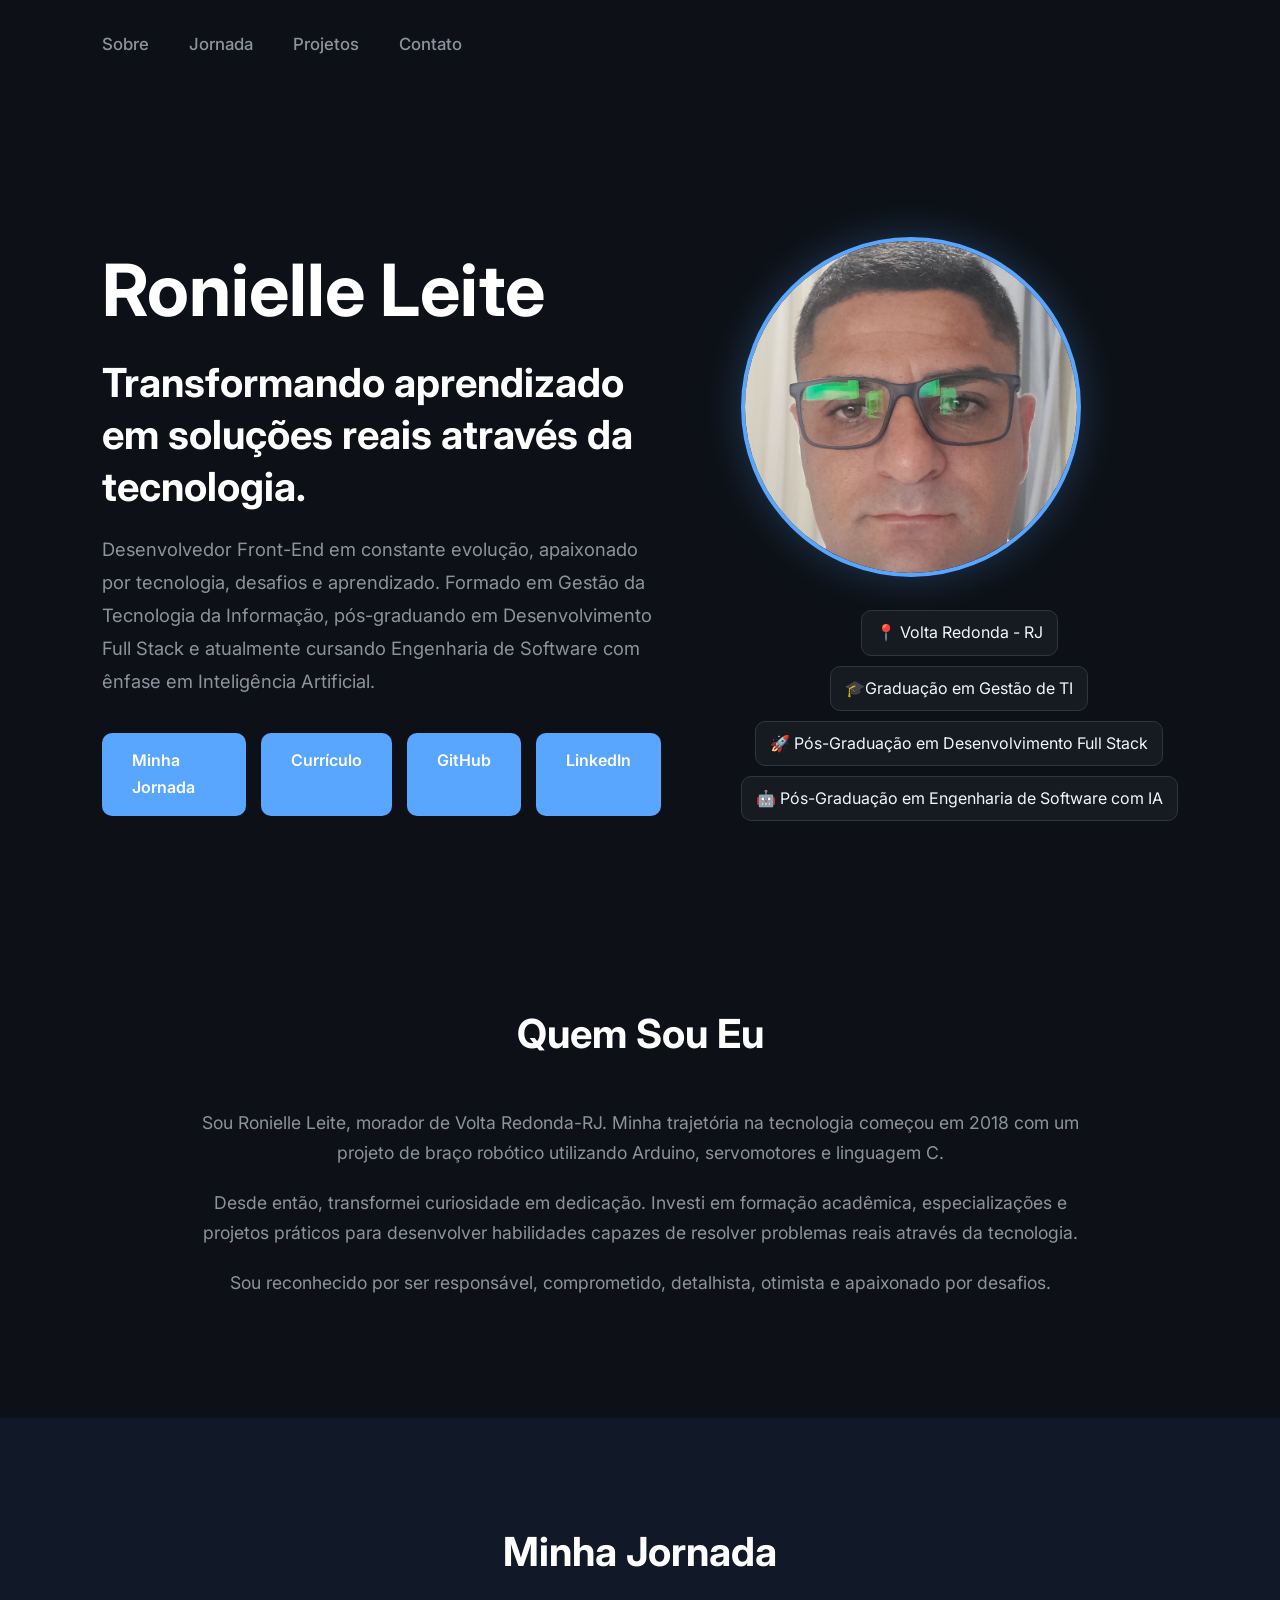
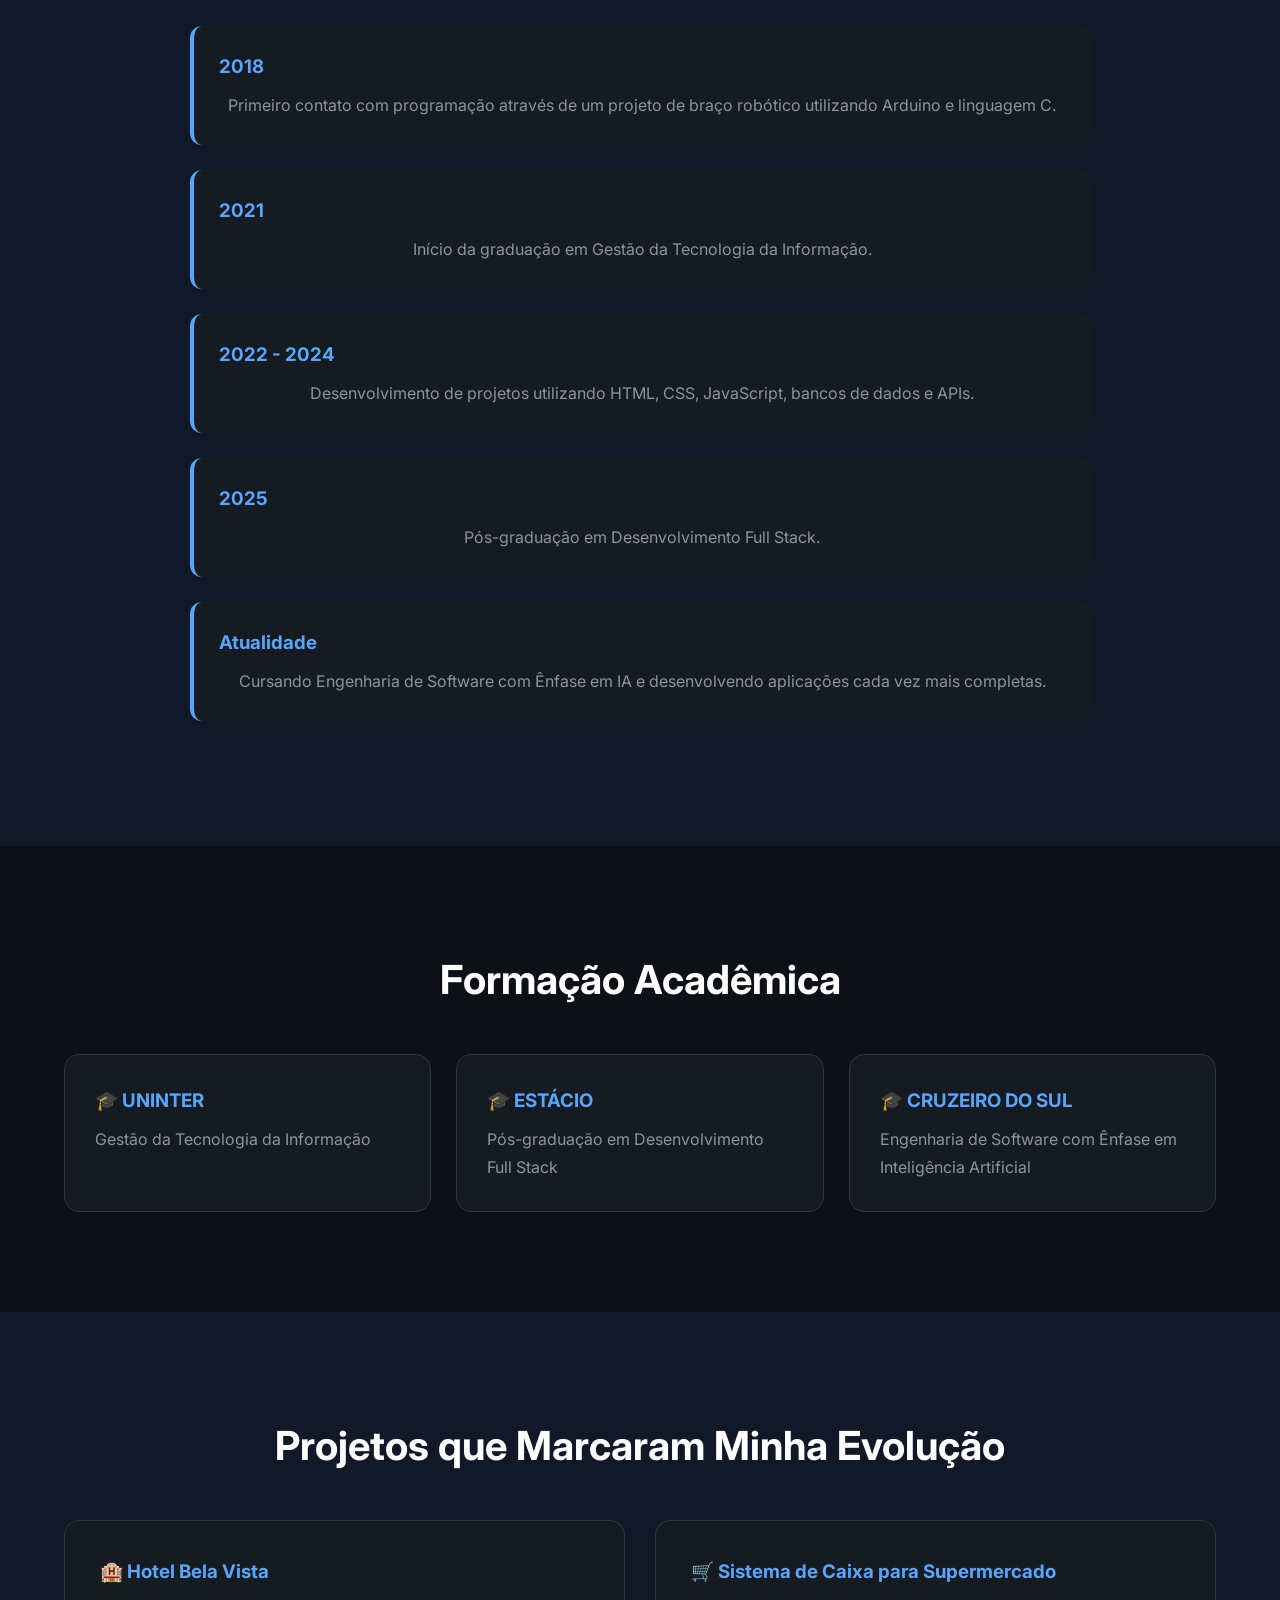
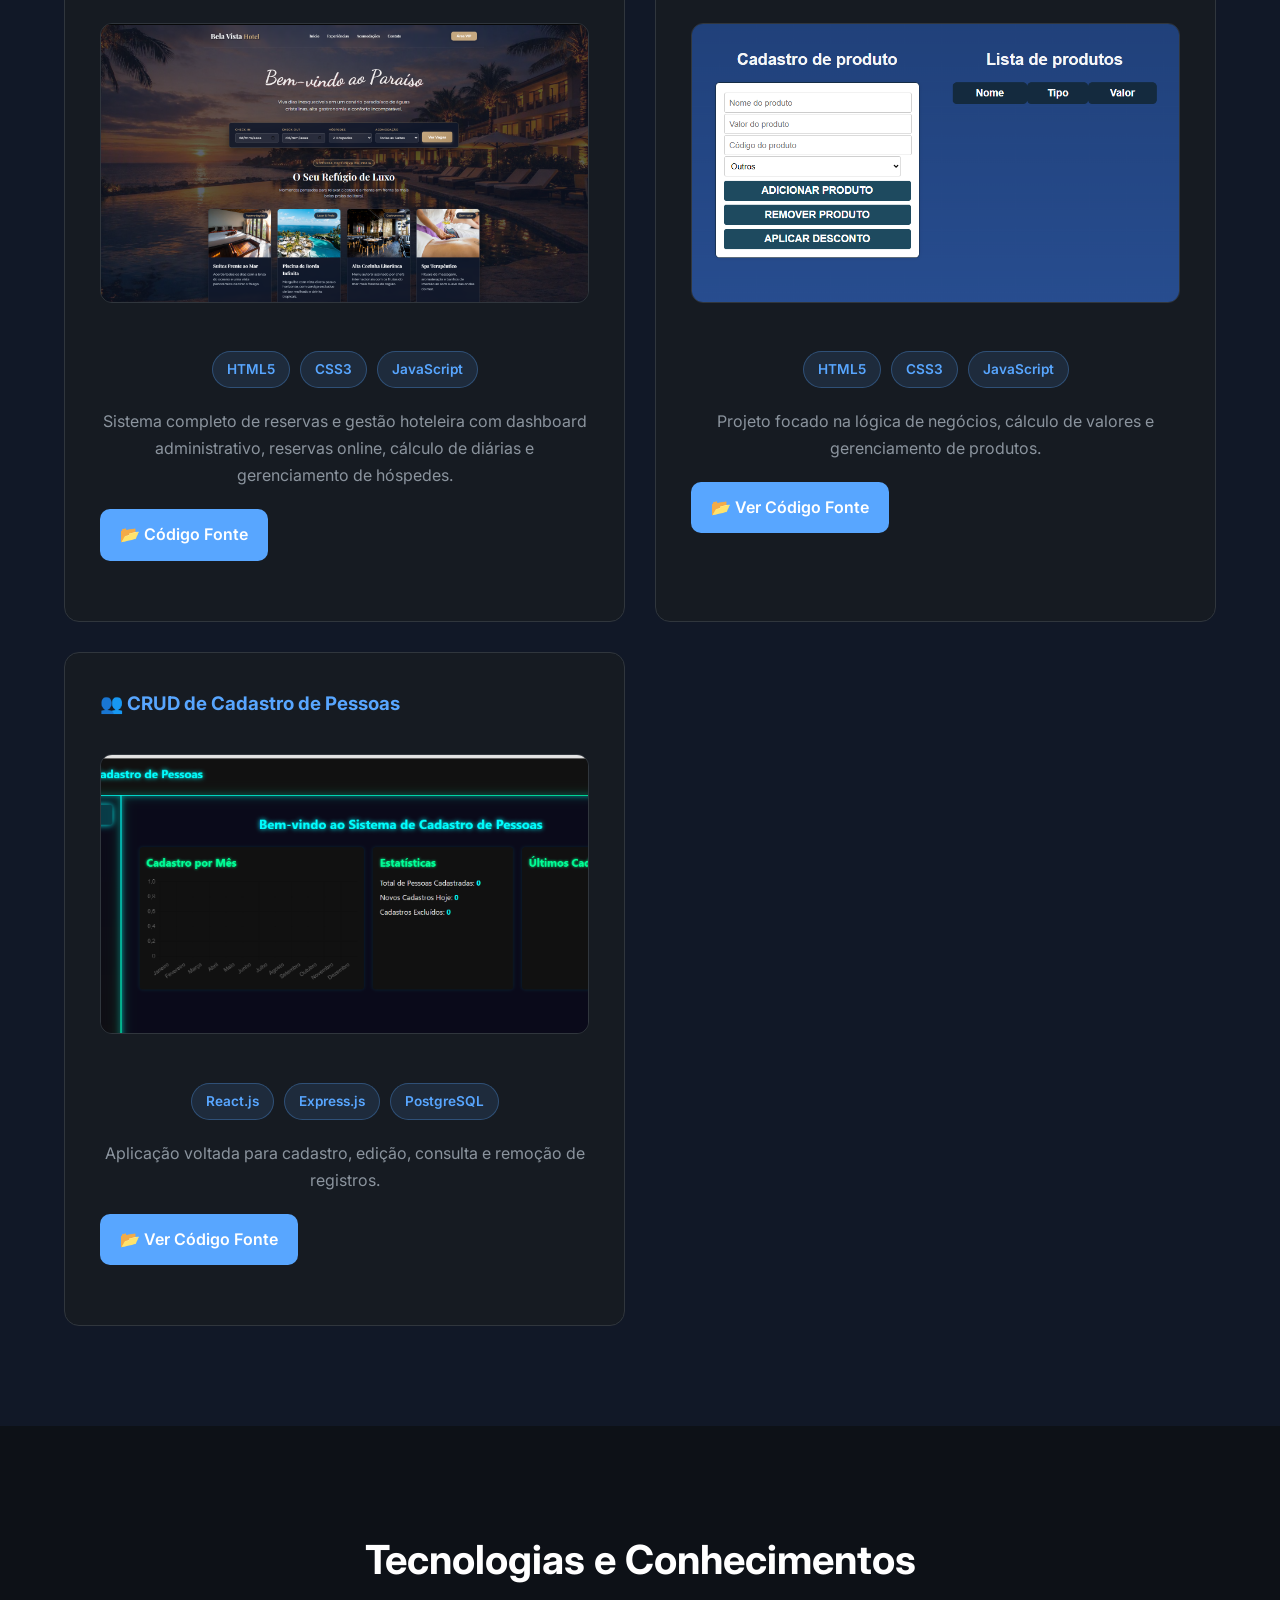
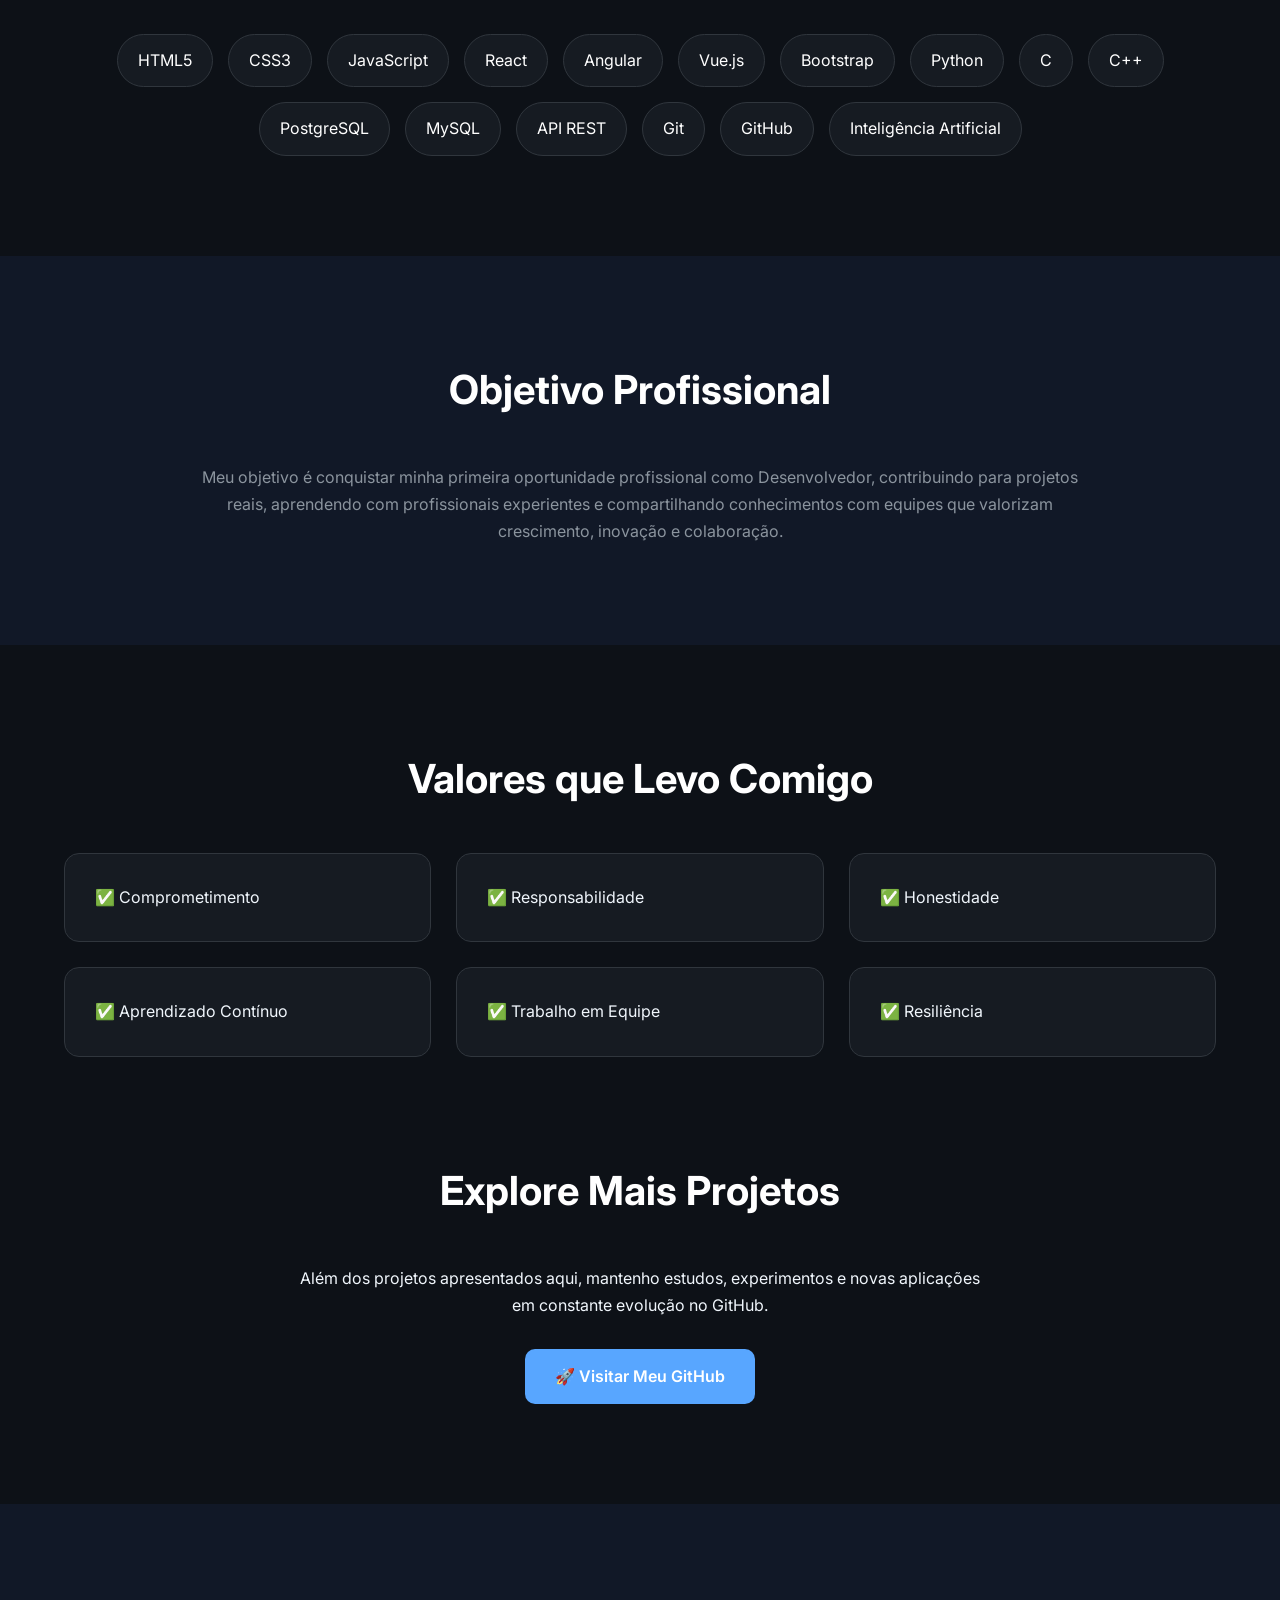
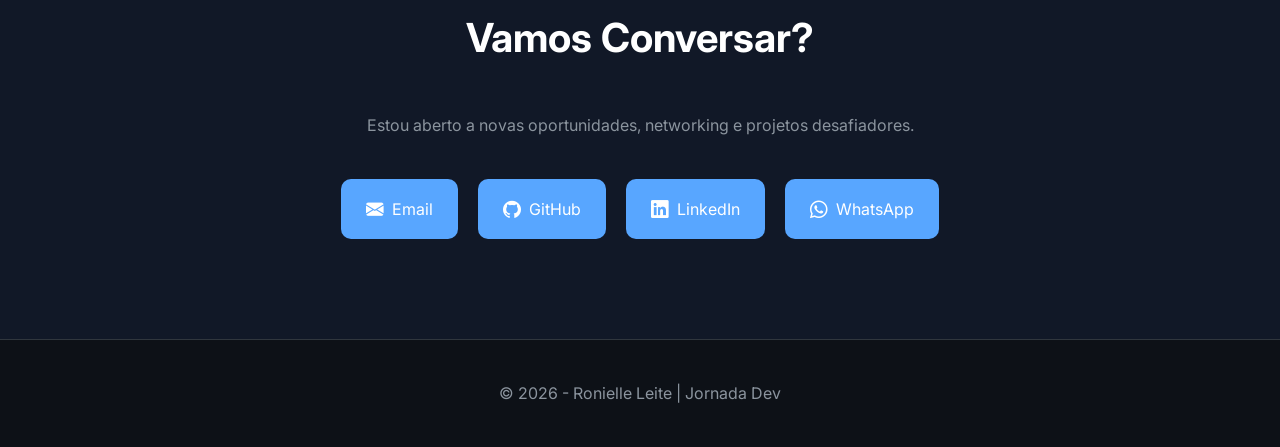
<file: index.html>
<!DOCTYPE html>
<html lang="pt-BR">

<head>
    <meta charset="UTF-8">
    <meta name="viewport" content="width=device-width, initial-scale=1.0">
    <title>Ronielle Leite | Jornada Dev</title>

    <link rel="icon" href="./img/favicon_RL.png">
    <link rel="stylesheet" href="styles.css">

    <link rel="preconnect" href="https://fonts.googleapis.com">
    <link rel="preconnect" href="https://fonts.gstatic.com" crossorigin>

    <link href="https://fonts.googleapis.com/css2?family=Inter:wght@300;400;500;600;700;800;900&display=swap"
        rel="stylesheet">

    <link rel="stylesheet" href="https://cdn.jsdelivr.net/npm/bootstrap-icons@1.11.3/font/bootstrap-icons.min.css">
</head>

<body>

    <!-- HERO -->

    <header class="hero">

        <nav class="navbar">

            <button class="menu-toggle">
                ☰
            </button>

            <ul class="menu">
                <li><a href="#sobre">Sobre</a></li>
                <li><a href="#jornada">Jornada</a></li>
                <li><a href="#projetos">Projetos</a></li>
                <li><a href="#contato">Contato</a></li>
            </ul>

        </nav>

        <div class="hero-container">

            <!-- TEXTO -->

            <div class="hero-content">

                <h1>
                    Ronielle Leite
                </h1>

                <h2>
                    Transformando aprendizado
                    em soluções reais através
                    da tecnologia.
                </h2>

                <p>
                    Desenvolvedor Front-End em constante evolução,
                    apaixonado por tecnologia, desafios e aprendizado.

                    Formado em Gestão da Tecnologia da Informação,
                    pós-graduando em Desenvolvimento Full Stack e
                    atualmente cursando Engenharia de Software com
                    ênfase em Inteligência Artificial.
                </p>

                <div class="hero-buttons">

                    <a href="#jornada" class="btn-primary">
                        Minha Jornada
                    </a>

                    <a href="./assets/CurricRonielle.pdf" target="_blank" class="btn-secondary">
                        Currículo
                    </a>

                    <a href="https://github.com/RonielleLeite" target="_blank" rel="noopener noreferrer"
                        class="btn-secondary">
                        GitHub
                    </a>

                    <a href="https://www.linkedin.com/in/ronielle-leite/" target="_blank" rel="noopener noreferrer"
                        class="btn-secondary">
                        LinkedIn
                    </a>

                </div>

            </div>

            <!-- FOTO -->

            <div class="hero-image">

                <img src="./img/FotoRosto.jpg" alt="Foto de Perfil de Ronielle Leite">

                <div class="hero-info">

                    <span>📍 Volta Redonda - RJ</span>

                    <span>🎓Graduação em Gestão de TI</span>

                    <span>🚀 Pós-Graduação em Desenvolvimento Full Stack</span>

                    <span>🤖 Pós-Graduação em Engenharia de Software com IA</span>

                </div>

            </div>

        </div>

    </header>

    <!-- SOBRE -->

    <section id="sobre" class="section">

        <div class="container">

            <h2 class="section-title">
                Quem Sou Eu
            </h2>

            <p>
                Sou Ronielle Leite, morador de Volta Redonda-RJ.
                Minha trajetória na tecnologia começou em 2018 com um projeto
                de braço robótico utilizando Arduino, servomotores e linguagem C.
            </p>

            <p>
                Desde então, transformei curiosidade em dedicação.
                Investi em formação acadêmica, especializações e projetos práticos
                para desenvolver habilidades capazes de resolver problemas reais
                através da tecnologia.
            </p>

            <p>
                Sou reconhecido por ser responsável, comprometido,
                detalhista, otimista e apaixonado por desafios.
            </p>

        </div>

    </section>

    <!-- JORNADA -->

    <section id="jornada" class="section dark">

        <div class="container">

            <h2 class="section-title">
                Minha Jornada
            </h2>

            <div class="timeline">

                <div class="timeline-item">
                    <h3>2018</h3>
                    <p>
                        Primeiro contato com programação através de um projeto
                        de braço robótico utilizando Arduino e linguagem C.
                    </p>
                </div>

                <div class="timeline-item">
                    <h3>2021</h3>
                    <p>
                        Início da graduação em Gestão da Tecnologia da Informação.
                    </p>
                </div>

                <div class="timeline-item">
                    <h3>2022 - 2024</h3>
                    <p>
                        Desenvolvimento de projetos utilizando HTML, CSS,
                        JavaScript, bancos de dados e APIs.
                    </p>
                </div>

                <div class="timeline-item">
                    <h3>2025</h3>
                    <p>
                        Pós-graduação em Desenvolvimento Full Stack.
                    </p>
                </div>

                <div class="timeline-item">
                    <h3>Atualidade</h3>
                    <p>
                        Cursando Engenharia de Software com Ênfase em IA
                        e desenvolvendo aplicações cada vez mais completas.
                    </p>
                </div>

            </div>

        </div>

    </section>

    <!-- FORMAÇÃO -->

    <section class="section">

        <div class="container">

            <h2 class="section-title">
                Formação Acadêmica
            </h2>

            <div class="cards">

                <div class="card">
                    <h3>🎓 UNINTER</h3>
                    <p>
                        Gestão da Tecnologia da Informação
                    </p>
                </div>

                <div class="card">
                    <h3>🎓 ESTÁCIO</h3>
                    <p>
                        Pós-graduação em Desenvolvimento Full Stack
                    </p>
                </div>

                <div class="card">
                    <h3>🎓 CRUZEIRO DO SUL</h3>
                    <p>
                        Engenharia de Software com Ênfase em Inteligência Artificial
                    </p>
                </div>

            </div>

        </div>

    </section>

    <!-- PROJETOS -->

    <section id="projetos" class="section dark">

        <div class="container">

            <h2 class="section-title">
                Projetos que Marcaram Minha Evolução
            </h2>

            <div class="projects-grid">

                <div class="project-card">

                    <h3>🏨 Hotel Bela Vista</h3>

                    <img src="./img/homehotel.png" alt="Projeto Hotel Bela Vista">

                    <div class="project-tech">
                        <span>HTML5</span>
                        <span>CSS3</span>
                        <span>JavaScript</span>
                    </div>

                    <p>
                        Sistema completo de reservas e gestão hoteleira
                        com dashboard administrativo, reservas online,
                        cálculo de diárias e gerenciamento de hóspedes.
                    </p>

                    <div class="project-links">
                        <a href="https://github.com/RonielleLeite/hotel-bela-vista" target="_blank" rel="noopener noreferrer">
                            📂 Código Fonte
                        </a>
                    </div>

                </div>

                <div class="project-card">

                    <h3>🛒 Sistema de Caixa para Supermercado</h3>

                    <img src="./img/mercado.png" alt="Projeto de Sistema de Caixa para Supermercado">

                    <div class="project-tech">
                        <span>HTML5</span>
                        <span>CSS3</span>
                        <span>JavaScript</span>
                    </div>

                    <p>
                        Projeto focado na lógica de negócios, cálculo
                        de valores e gerenciamento de produtos.
                    </p>
                    <div class="project-links">

                        <a href="https://github.com/RonielleLeite/Caixa-SuperMercado.git" target="_blank"
                            rel="noopener noreferrer">

                            📂 Ver Código Fonte

                        </a>

                    </div>

                </div>

                <div class="project-card">

                    <h3>👥 CRUD de Cadastro de Pessoas</h3>

                    <img src="./img/crud.png" alt="Projeto de CRUD de Cadastro de Pessoas">

                    <div class="project-tech">
                        <span>React.js</span>
                        <span>Express.js</span>
                        <span>PostgreSQL</span>
                    </div>

                    <p>
                        Aplicação voltada para cadastro, edição,
                        consulta e remoção de registros.
                    </p>

                    <div class="project-links">

                        <a href="https://github.com/RonielleLeite/CRUD-cadastro-de-pessoas.git" target="_blank"
                            rel="noopener noreferrer">

                            📂 Ver Código Fonte

                        </a>

                    </div>

                </div>

            </div>
        </div>

    </section>

    <!-- TECNOLOGIAS -->

    <section class="section">

        <div class="container">

            <h2 class="section-title">
                Tecnologias e Conhecimentos
            </h2>

            <div class="tech-grid">

                <span>HTML5</span>
                <span>CSS3</span>
                <span>JavaScript</span>
                <span>React</span>
                <span>Angular</span>
                <span>Vue.js</span>
                <span>Bootstrap</span>
                <span>Python</span>
                <span>C</span>
                <span>C++</span>
                <span>PostgreSQL</span>
                <span>MySQL</span>
                <span>API REST</span>
                <span>Git</span>
                <span>GitHub</span>
                <span>Inteligência Artificial</span>

            </div>

        </div>

    </section>

    <!-- OBJETIVO -->

    <section class="section dark">

        <div class="container">

            <h2 class="section-title">
                Objetivo Profissional
            </h2>

            <p>
                Meu objetivo é conquistar minha primeira oportunidade
                profissional como Desenvolvedor, contribuindo para
                projetos reais, aprendendo com profissionais experientes
                e compartilhando conhecimentos com equipes que valorizam
                crescimento, inovação e colaboração.
            </p>

        </div>

    </section>

    <!-- VALORES -->

    <section class="section">

        <div class="container">

            <h2 class="section-title">
                Valores que Levo Comigo
            </h2>

            <div class="cards">

                <div class="card">✅ Comprometimento</div>

                <div class="card">✅ Responsabilidade</div>

                <div class="card">✅ Honestidade</div>

                <div class="card">✅ Aprendizado Contínuo</div>

                <div class="card">✅ Trabalho em Equipe</div>

                <div class="card">✅ Resiliência</div>

            </div>

        </div>

    </section>

    <!-- Explore Mais Projetos -->

    <section class="section github-section">

        <div class="container">

            <h2 class="section-title">
                Explore Mais Projetos
            </h2>

            <p>
                Além dos projetos apresentados aqui,
                mantenho estudos, experimentos e novas aplicações
                em constante evolução no GitHub.
            </p>

            <div class="github-box">

                <a href="https://github.com/RonielleLeite" target="_blank" rel="noopener noreferrer"
                    class="btn-primary">

                    🚀 Visitar Meu GitHub

                </a>

            </div>

        </div>

    </section>

    <!-- CONTATO -->

    <section id="contato" class="section dark">

        <div class="container">

            <h2 class="section-title">
                Vamos Conversar?
            </h2>

            <p>
                Estou aberto a novas oportunidades, networking
                e projetos desafiadores.
            </p>

            <div class="contact-links">

                <a href="mailto:ronielle.leite@outlook.com.br">
                    <i class="bi bi-envelope-fill"></i>
                    Email
                </a>

                <a href="https://github.com/RonielleLeite">
                    <i class="bi bi-github"></i>
                    GitHub
                </a>

                <a href="https://www.linkedin.com/in/ronielle-leite/">
                    <i class="bi bi-linkedin"></i>
                    LinkedIn
                </a>

                <a href="https://wa.me/5524999124067" target="_blank" rel="noopener noreferrer">
                    <i class="bi bi-whatsapp"></i>
                    WhatsApp
                </a>

            </div>

        </div>

    </section>

    <!-- FOOTER -->

    <footer>

        <p>
            © 2026 - Ronielle Leite | Jornada Dev
        </p>

    </footer>

    <script src="script.js"></script>

</body>

</html>
</file>
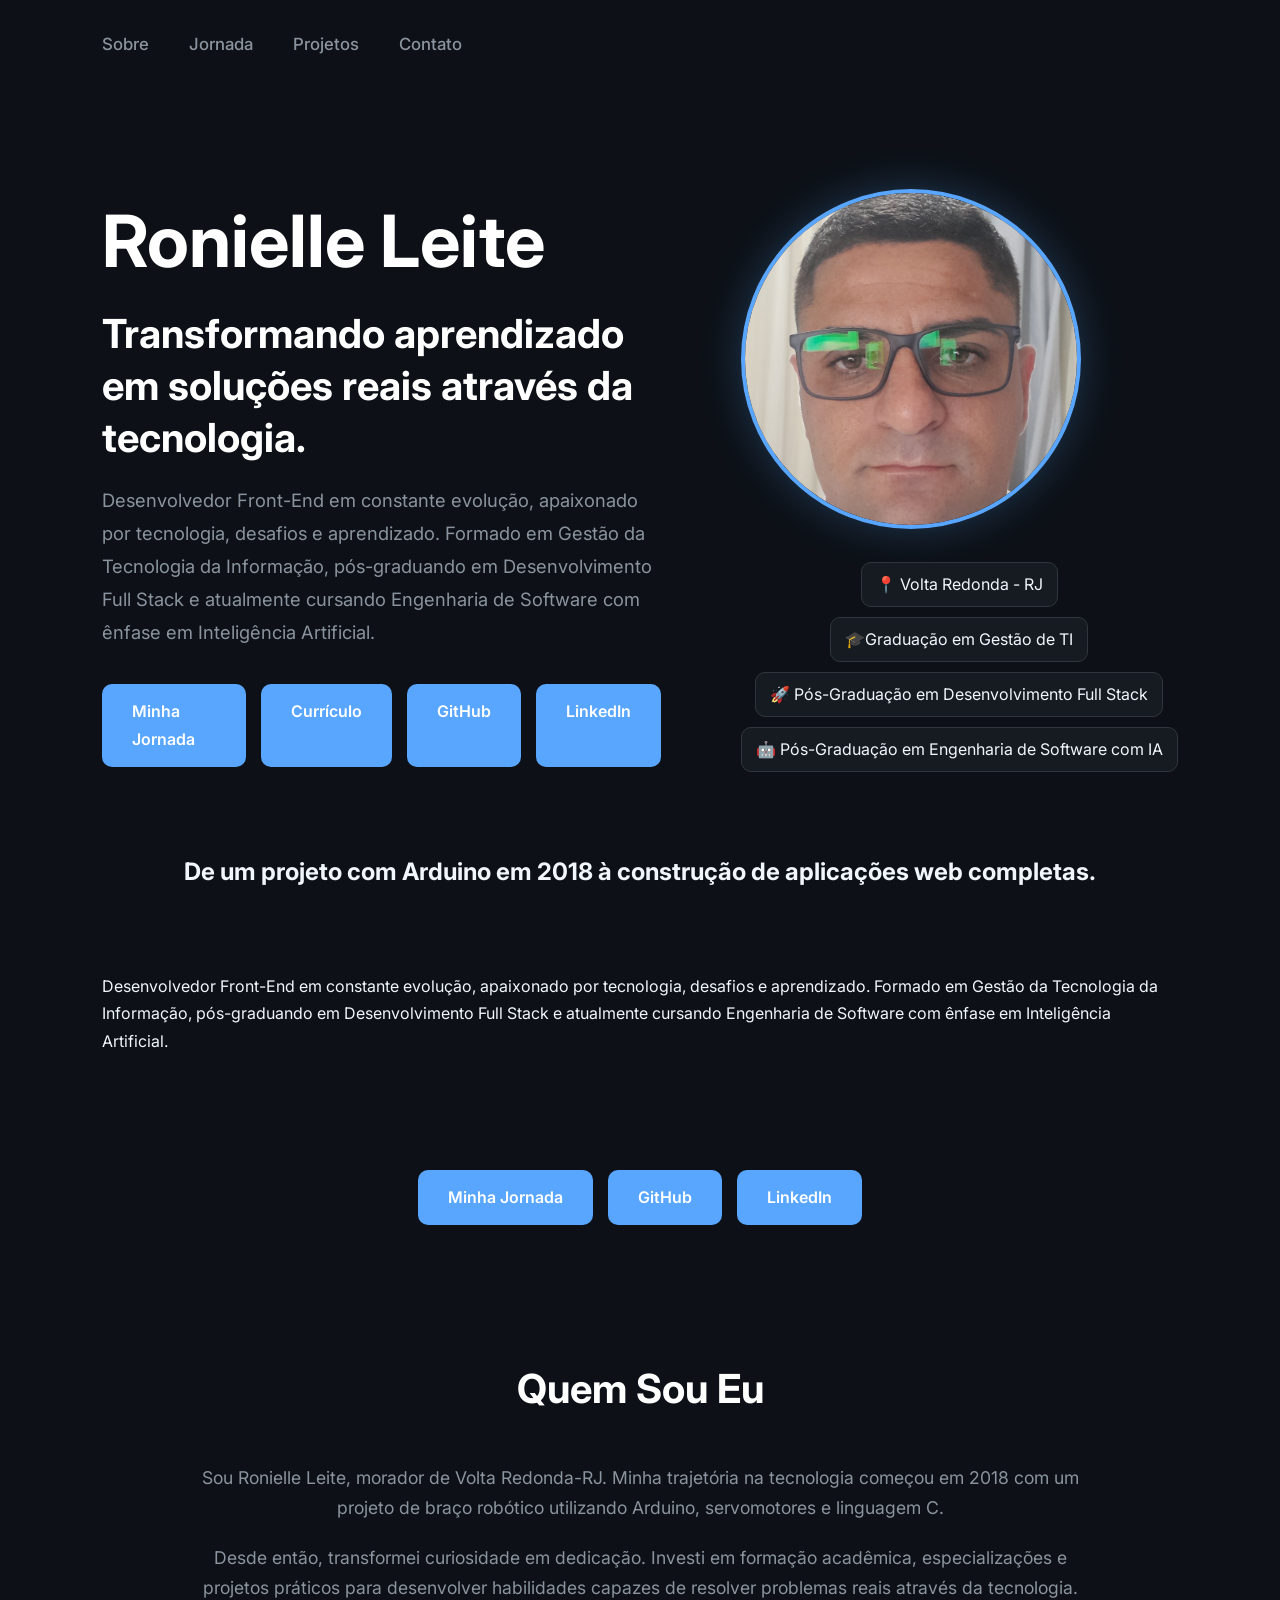
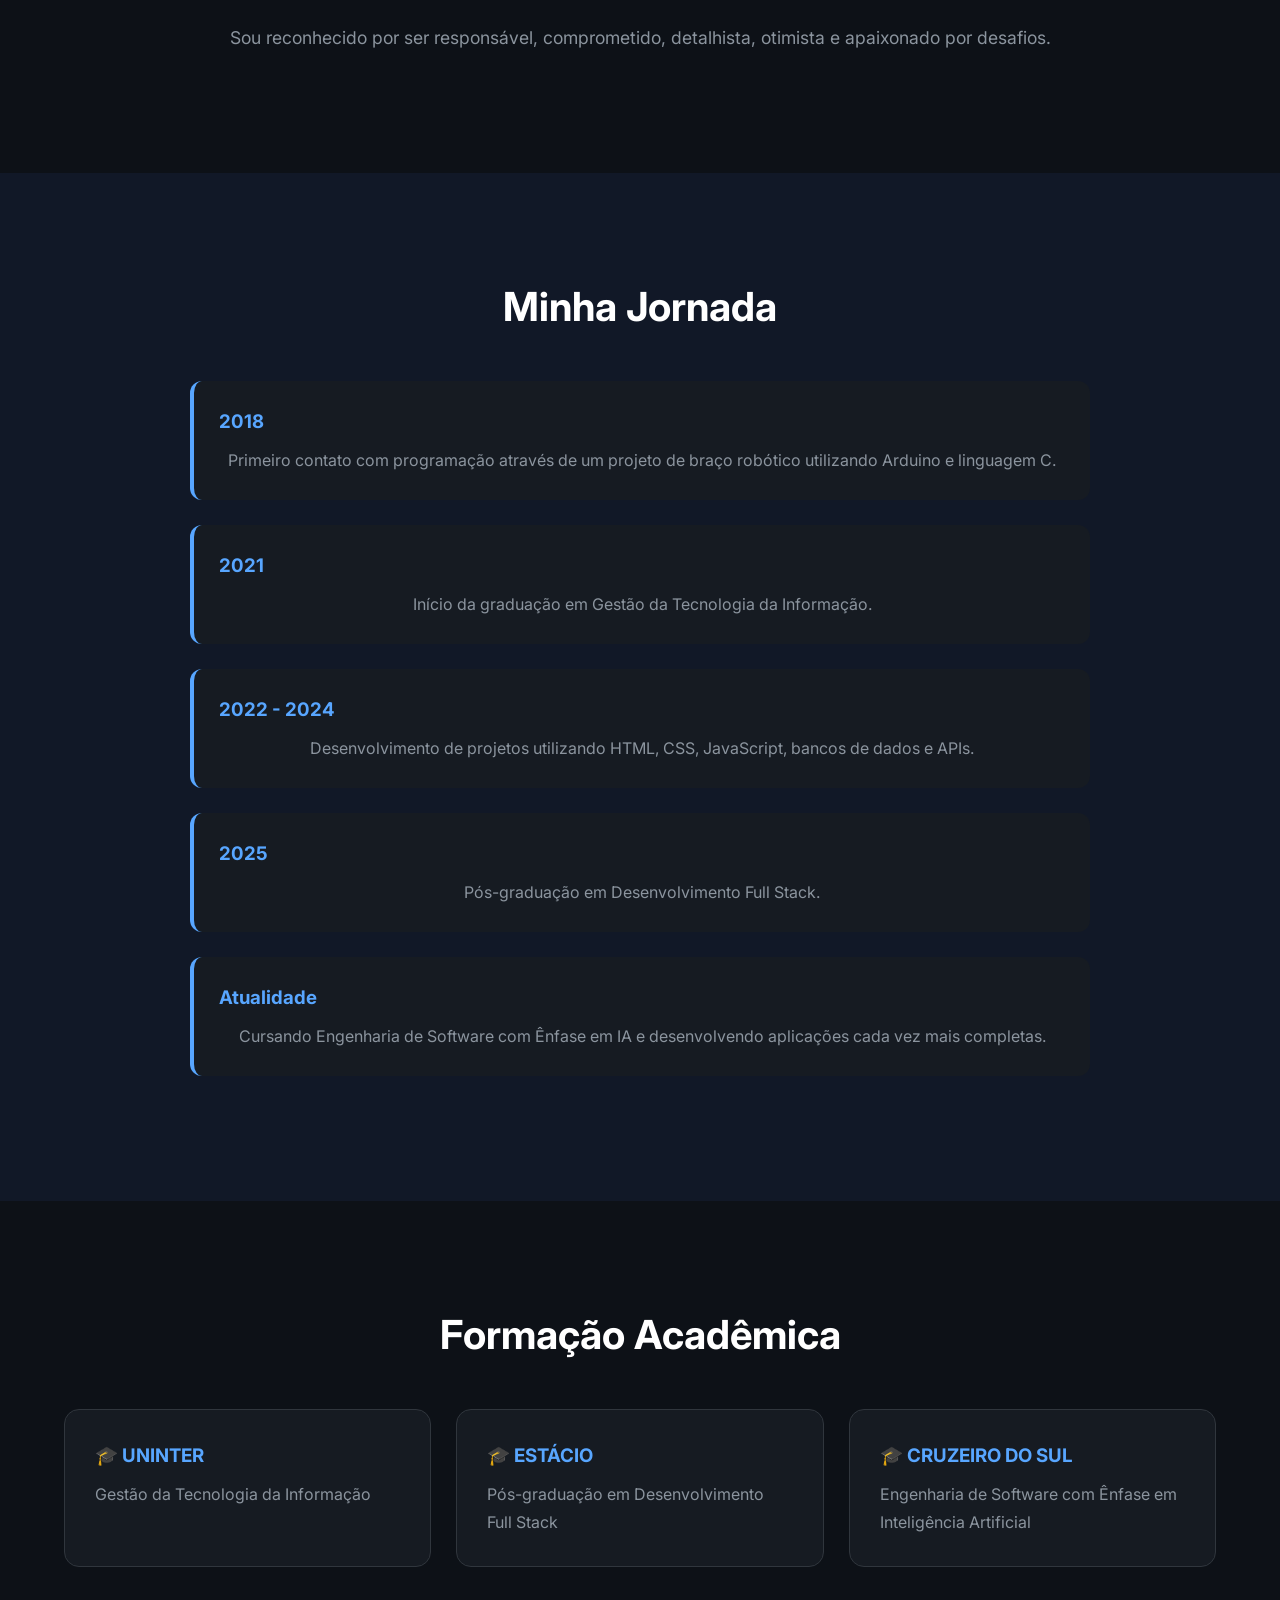
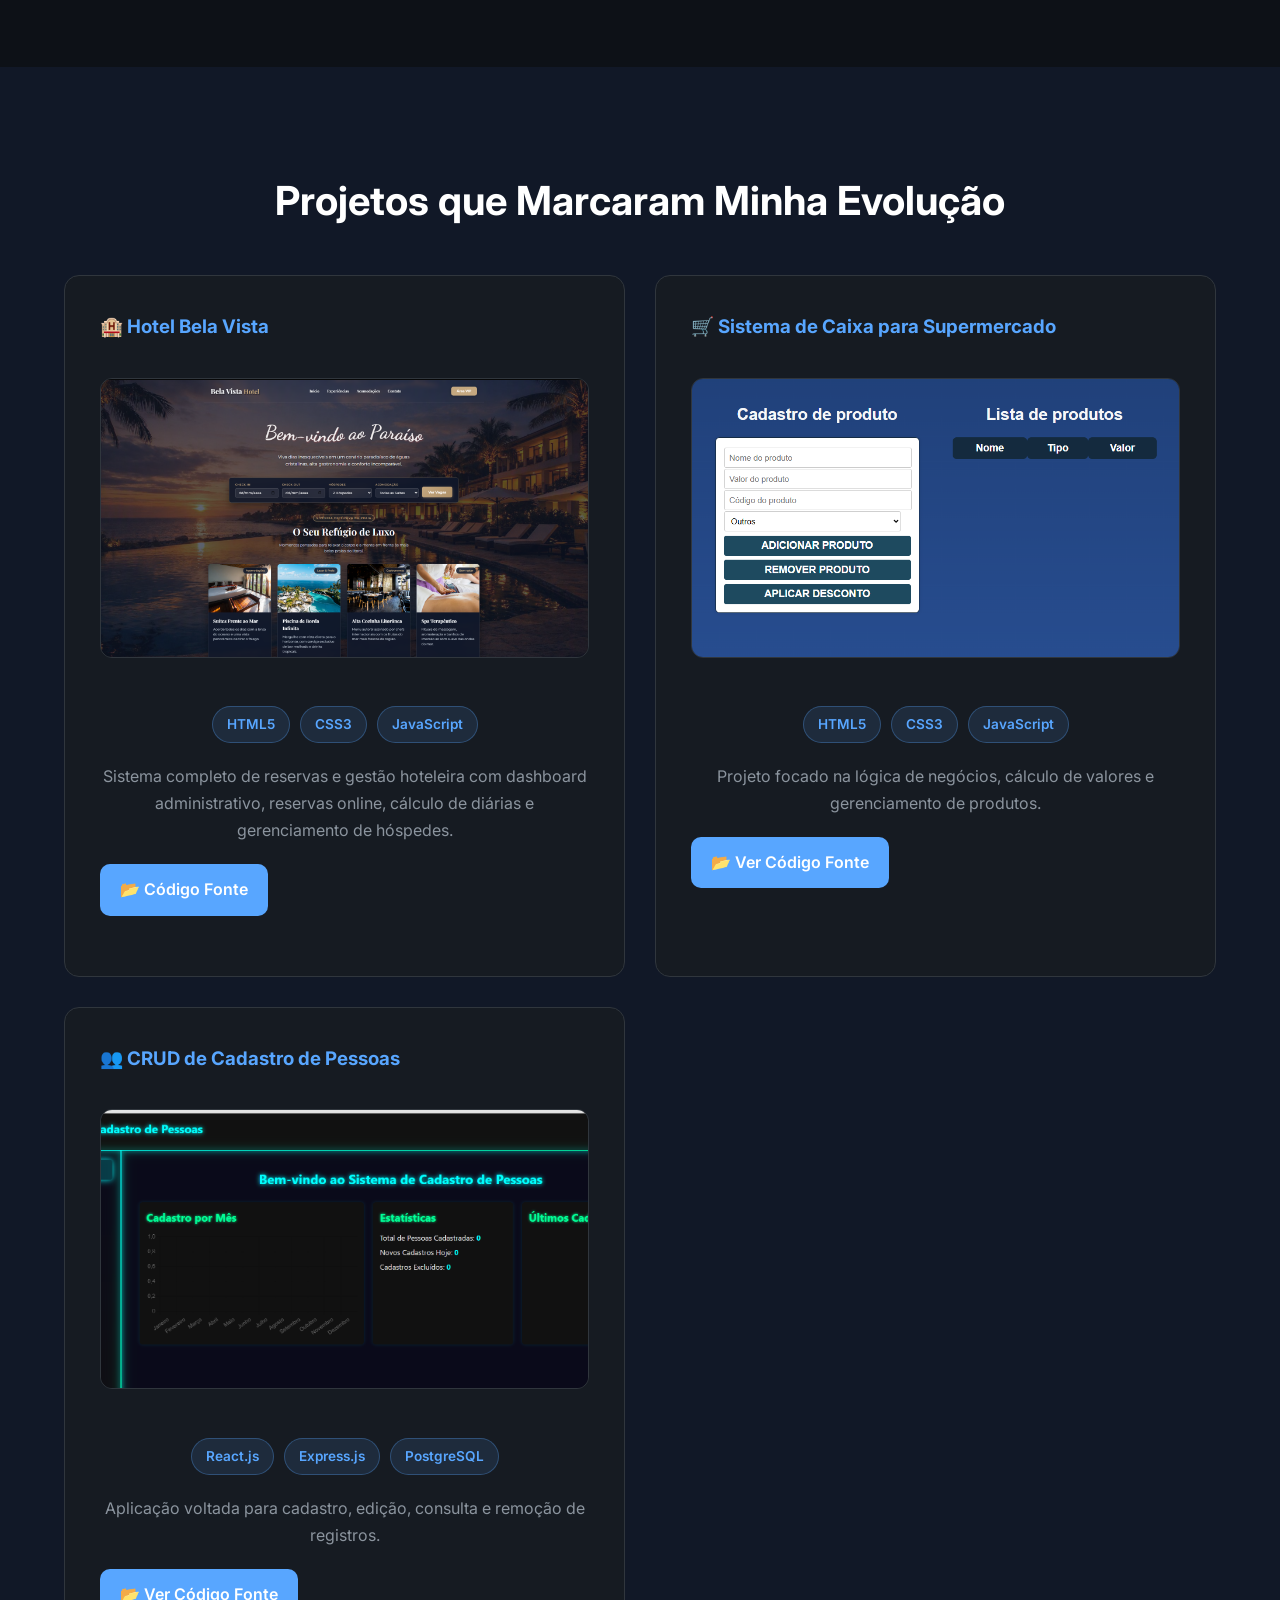
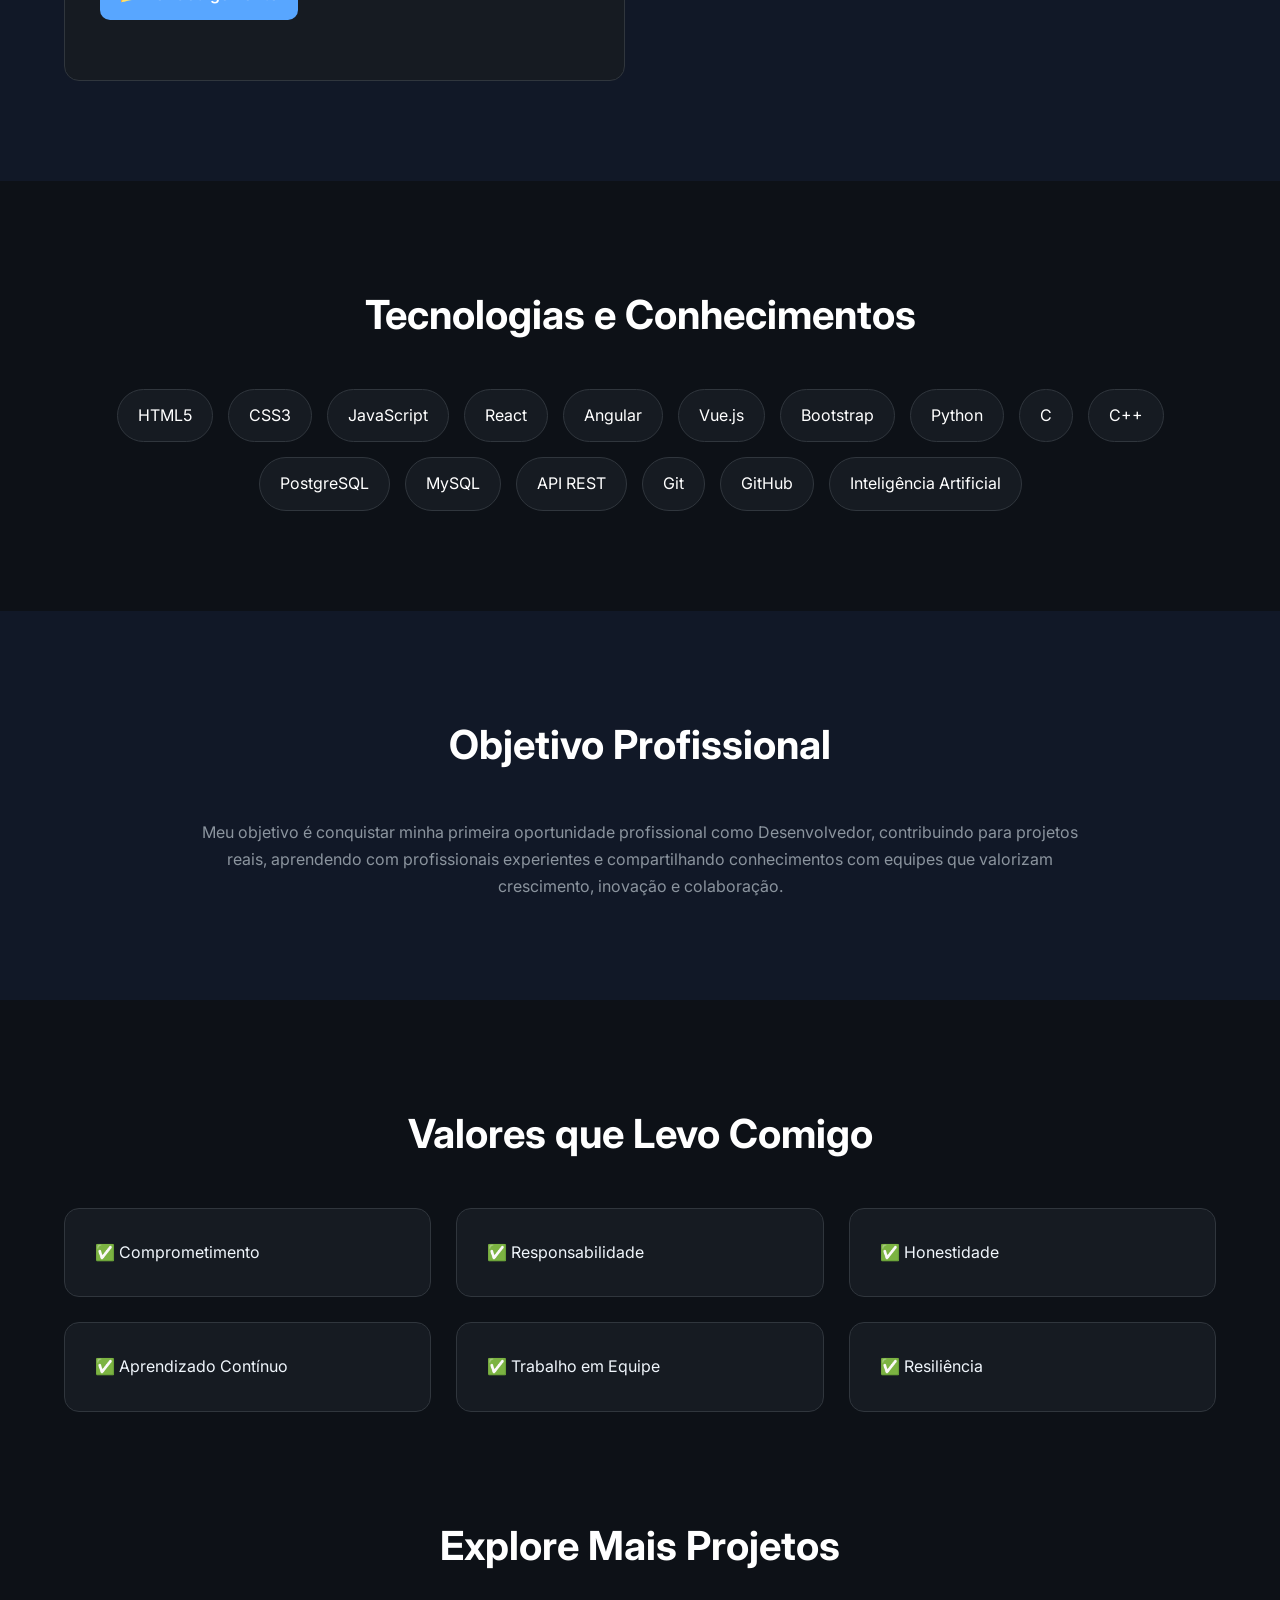
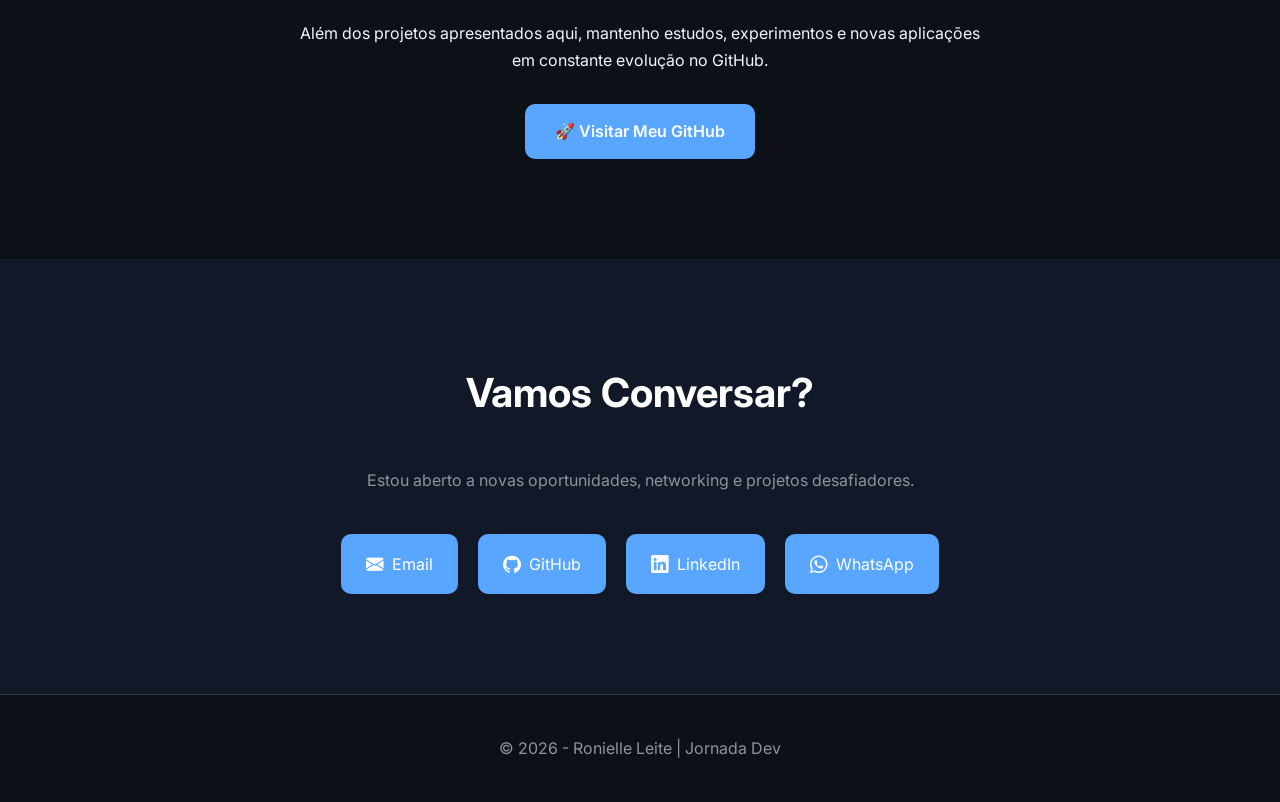
<file: home/index.html>
<!DOCTYPE html>
<html lang="pt-BR">

<head>
    <meta charset="UTF-8">
    <meta name="viewport" content="width=device-width, initial-scale=1.0">
    <title>Ronielle Leite | Jornada Dev</title>

    <link rel="icon" href="./img/favicon_RL.png">
    <link rel="stylesheet" href="styles.css">

    <link rel="preconnect" href="https://fonts.googleapis.com">
    <link rel="preconnect" href="https://fonts.gstatic.com" crossorigin>

    <link href="https://fonts.googleapis.com/css2?family=Inter:wght@300;400;500;600;700;800;900&display=swap"
        rel="stylesheet">

    <link rel="stylesheet" href="https://cdn.jsdelivr.net/npm/bootstrap-icons@1.11.3/font/bootstrap-icons.min.css">
</head>

<body>

    <!-- HERO -->

    <header class="hero">

        <nav class="navbar">

            <button class="menu-toggle">
                ☰
            </button>

            <ul class="menu">
                <li><a href="#sobre">Sobre</a></li>
                <li><a href="#jornada">Jornada</a></li>
                <li><a href="#projetos">Projetos</a></li>
                <li><a href="#contato">Contato</a></li>
            </ul>

        </nav>

        <div class="hero-container">

            <!-- TEXTO -->

            <div class="hero-content">

                <h1>
                    Ronielle Leite
                </h1>

                <h2>
                    Transformando aprendizado
                    em soluções reais através
                    da tecnologia.
                </h2>

                <p>
                    Desenvolvedor Front-End em constante evolução,
                    apaixonado por tecnologia, desafios e aprendizado.

                    Formado em Gestão da Tecnologia da Informação,
                    pós-graduando em Desenvolvimento Full Stack e
                    atualmente cursando Engenharia de Software com
                    ênfase em Inteligência Artificial.
                </p>

                <div class="hero-buttons">

                    <a href="#jornada" class="btn-primary">
                        Minha Jornada
                    </a>

                    <a href="../assets/CurricRonielle.pdf" target="_blank" class="btn-secondary">
                        Currículo
                    </a>

                    <a href="https://github.com/RonielleLeite" target="_blank" rel="noopener noreferrer"
                        class="btn-secondary">
                        GitHub
                    </a>

                    <a href="https://www.linkedin.com/in/ronielle-leite/" target="_blank" rel="noopener noreferrer"
                        class="btn-secondary">
                        LinkedIn
                    </a>

                </div>

            </div>

            <!-- FOTO -->

            <div class="hero-image">

                <img src="/img/FotoRosto.jpg" alt="Foto de Perfil de Ronielle Leite">

                <div class="hero-info">

                    <span>📍 Volta Redonda - RJ</span>

                    <span>🎓Graduação em Gestão de TI</span>

                    <span>🚀 Pós-Graduação em Desenvolvimento Full Stack</span>

                    <span>🤖 Pós-Graduação em Engenharia de Software com IA</span>

                </div>

            </div>

        </div>

        <h2>
            De um projeto com Arduino em 2018 à construção de aplicações web completas.
        </h2>

        <p>
            Desenvolvedor Front-End em constante evolução,
            apaixonado por tecnologia, desafios e aprendizado.
            Formado em Gestão da Tecnologia da Informação,
            pós-graduando em Desenvolvimento Full Stack e
            atualmente cursando Engenharia de Software com
            ênfase em Inteligência Artificial.
        </p>

        <div class="hero-buttons">

            <a href="#jornada" class="btn-primary">
                Minha Jornada
            </a>

            <a href="https://github.com/RonielleLeite" target="_blank" class="btn-secondary">
                GitHub
            </a>

            <a href="https://www.linkedin.com/in/ronielle-leite/" target="_blank" class="btn-secondary">
                LinkedIn
            </a>

        </div>

        </div>

    </header>

    <!-- SOBRE -->

    <section id="sobre" class="section">

        <div class="container">

            <h2 class="section-title">
                Quem Sou Eu
            </h2>

            <p>
                Sou Ronielle Leite, morador de Volta Redonda-RJ.
                Minha trajetória na tecnologia começou em 2018 com um projeto
                de braço robótico utilizando Arduino, servomotores e linguagem C.
            </p>

            <p>
                Desde então, transformei curiosidade em dedicação.
                Investi em formação acadêmica, especializações e projetos práticos
                para desenvolver habilidades capazes de resolver problemas reais
                através da tecnologia.
            </p>

            <p>
                Sou reconhecido por ser responsável, comprometido,
                detalhista, otimista e apaixonado por desafios.
            </p>

        </div>

    </section>

    <!-- JORNADA -->

    <section id="jornada" class="section dark">

        <div class="container">

            <h2 class="section-title">
                Minha Jornada
            </h2>

            <div class="timeline">

                <div class="timeline-item">
                    <h3>2018</h3>
                    <p>
                        Primeiro contato com programação através de um projeto
                        de braço robótico utilizando Arduino e linguagem C.
                    </p>
                </div>

                <div class="timeline-item">
                    <h3>2021</h3>
                    <p>
                        Início da graduação em Gestão da Tecnologia da Informação.
                    </p>
                </div>

                <div class="timeline-item">
                    <h3>2022 - 2024</h3>
                    <p>
                        Desenvolvimento de projetos utilizando HTML, CSS,
                        JavaScript, bancos de dados e APIs.
                    </p>
                </div>

                <div class="timeline-item">
                    <h3>2025</h3>
                    <p>
                        Pós-graduação em Desenvolvimento Full Stack.
                    </p>
                </div>

                <div class="timeline-item">
                    <h3>Atualidade</h3>
                    <p>
                        Cursando Engenharia de Software com Ênfase em IA
                        e desenvolvendo aplicações cada vez mais completas.
                    </p>
                </div>

            </div>

        </div>

    </section>

    <!-- FORMAÇÃO -->

    <section class="section">

        <div class="container">

            <h2 class="section-title">
                Formação Acadêmica
            </h2>

            <div class="cards">

                <div class="card">
                    <h3>🎓 UNINTER</h3>
                    <p>
                        Gestão da Tecnologia da Informação
                    </p>
                </div>

                <div class="card">
                    <h3>🎓 ESTÁCIO</h3>
                    <p>
                        Pós-graduação em Desenvolvimento Full Stack
                    </p>
                </div>

                <div class="card">
                    <h3>🎓 CRUZEIRO DO SUL</h3>
                    <p>
                        Engenharia de Software com Ênfase em Inteligência Artificial
                    </p>
                </div>

            </div>

        </div>

    </section>

    <!-- PROJETOS -->

    <section id="projetos" class="section dark">

        <div class="container">

            <h2 class="section-title">
                Projetos que Marcaram Minha Evolução
            </h2>

            <div class="projects-grid">

                <div class="project-card">

                    <h3>🏨 Hotel Bela Vista</h3>

                    <img src="/img/homehotel.png" alt="Projeto Hotel Bela Vista">

                    <div class="project-tech">
                        <span>HTML5</span>
                        <span>CSS3</span>
                        <span>JavaScript</span>
                    </div>

                    <p>
                        Sistema completo de reservas e gestão hoteleira
                        com dashboard administrativo, reservas online,
                        cálculo de diárias e gerenciamento de hóspedes.
                    </p>

                    <div class="project-links">
                        <a href="SEU_LINK_GITHUB" target="_blank" rel="noopener noreferrer">
                            📂 Código Fonte
                        </a>
                    </div>

                </div>

                <div class="project-card">

                    <h3>🛒 Sistema de Caixa para Supermercado</h3>

                    <img src="/img/mercado.png" alt="Projeto de Sistema de Caixa para Supermercado">

                    <div class="project-tech">
                        <span>HTML5</span>
                        <span>CSS3</span>
                        <span>JavaScript</span>
                    </div>

                    <p>
                        Projeto focado na lógica de negócios, cálculo
                        de valores e gerenciamento de produtos.
                    </p>
                    <div class="project-links">

                        <a href="https://github.com/RonielleLeite/Caixa-SuperMercado.git" target="_blank"
                            rel="noopener noreferrer">

                            📂 Ver Código Fonte

                        </a>

                    </div>

                </div>

                <div class="project-card">

                    <h3>👥 CRUD de Cadastro de Pessoas</h3>

                    <img src="/img/crud.png" alt="Projeto de CRUD de Cadastro de Pessoas">

                    <div class="project-tech">
                        <span>React.js</span>
                        <span>Express.js</span>
                        <span>PostgreSQL</span>
                    </div>

                    <p>
                        Aplicação voltada para cadastro, edição,
                        consulta e remoção de registros.
                    </p>

                    <div class="project-links">

                        <a href="https://github.com/RonielleLeite/CRUD-cadastro-de-pessoas.git" target="_blank"
                            rel="noopener noreferrer">

                            📂 Ver Código Fonte

                        </a>

                    </div>

                </div>

            </div>
        </div>

    </section>

    <!-- TECNOLOGIAS -->

    <section class="section">

        <div class="container">

            <h2 class="section-title">
                Tecnologias e Conhecimentos
            </h2>

            <div class="tech-grid">

                <span>HTML5</span>
                <span>CSS3</span>
                <span>JavaScript</span>
                <span>React</span>
                <span>Angular</span>
                <span>Vue.js</span>
                <span>Bootstrap</span>
                <span>Python</span>
                <span>C</span>
                <span>C++</span>
                <span>PostgreSQL</span>
                <span>MySQL</span>
                <span>API REST</span>
                <span>Git</span>
                <span>GitHub</span>
                <span>Inteligência Artificial</span>

            </div>

        </div>

    </section>

    <!-- OBJETIVO -->

    <section class="section dark">

        <div class="container">

            <h2 class="section-title">
                Objetivo Profissional
            </h2>

            <p>
                Meu objetivo é conquistar minha primeira oportunidade
                profissional como Desenvolvedor, contribuindo para
                projetos reais, aprendendo com profissionais experientes
                e compartilhando conhecimentos com equipes que valorizam
                crescimento, inovação e colaboração.
            </p>

        </div>

    </section>

    <!-- VALORES -->

    <section class="section">

        <div class="container">

            <h2 class="section-title">
                Valores que Levo Comigo
            </h2>

            <div class="cards">

                <div class="card">✅ Comprometimento</div>

                <div class="card">✅ Responsabilidade</div>

                <div class="card">✅ Honestidade</div>

                <div class="card">✅ Aprendizado Contínuo</div>

                <div class="card">✅ Trabalho em Equipe</div>

                <div class="card">✅ Resiliência</div>

            </div>

        </div>

    </section>

    <!-- Explore Mais Projetos -->

    <section class="section github-section">

        <div class="container">

            <h2 class="section-title">
                Explore Mais Projetos
            </h2>

            <p>
                Além dos projetos apresentados aqui,
                mantenho estudos, experimentos e novas aplicações
                em constante evolução no GitHub.
            </p>

            <div class="github-box">

                <a href="https://github.com/RonielleLeite" target="_blank" rel="noopener noreferrer"
                    class="btn-primary">

                    🚀 Visitar Meu GitHub

                </a>

            </div>

        </div>

    </section>

    <!-- CONTATO -->

    <section id="contato" class="section dark">

        <div class="container">

            <h2 class="section-title">
                Vamos Conversar?
            </h2>

            <p>
                Estou aberto a novas oportunidades, networking
                e projetos desafiadores.
            </p>

            <div class="contact-links">

                <a href="mailto:seuemail">
                    <i class="bi bi-envelope-fill"></i>
                    Email
                </a>

                <a href="https://github.com/RonielleLeite">
                    <i class="bi bi-github"></i>
                    GitHub
                </a>

                <a href="https://linkedin.com/in/...">
                    <i class="bi bi-linkedin"></i>
                    LinkedIn
                </a>

                <a href="https://wa.me/5524999124067" target="_blank" rel="noopener noreferrer">
                    <i class="bi bi-whatsapp"></i>
                    WhatsApp
                </a>

            </div>

        </div>

    </section>

    <!-- FOOTER -->

    <footer>

        <p>
            © 2026 - Ronielle Leite | Jornada Dev
        </p>

    </footer>

    <script src="script.js"></script>

</body>

</html>
</file>
<file: styles.css>
* {
  margin: 0;
  padding: 0;
  box-sizing: border-box;
}

:root {
  --bg: #0d1117;
  --bg-light: #161b22;
  --card: #1c2128;
  --primary: #58a6ff;
  --text: #f0f6fc;
  --text-secondary: #8b949e;
  --border: #30363d;
}

html {
  scroll-behavior: smooth;
}

body {
  background: var(--bg);
  color: var(--text);
  font-family: "Inter", sans-serif;
  line-height: 1.7;
}

.container {
  width: 90%;
  max-width: 1200px;
  margin: auto;
}

.section {
  padding: 100px 0;
}

.dark {
  background: #111827;
}

.section-title {
  font-size: 2.5rem;
  margin-bottom: 40px;
  color: white;
  text-align: center;
}

/* HERO */

.hero {
  min-height: 100vh;
  padding: 30px 8%;
  display: flex;
  flex-direction: column;

  align-items: center;
  justify-content: space-between;
  gap: 80px;
}

/* Container principal */

.hero-container {
  flex: 1;
  display: flex;
  justify-content: space-between;
  align-items: center;
  gap: 80px;
  margin-top: 50px;
  min-height: 55vh;
}

.hero-image img {
  width: 340px;
  height: 340px;
  object-fit: cover;
  border-radius: 50%;
  border: 4px solid var(--primary);
  box-shadow: 0 0 40px rgba(88, 166, 255, 0.25);
}

/* Informações */

.hero-info {
  margin-top: 25px;
  display: flex;
  flex-direction: column;
  gap: 10px;
  align-items: center;
}

.hero-info span {
  background: #161b22;
  border: 1px solid #30363d;
  padding: 8px 14px;
  border-radius: 10px;
}

.navbar {
  display: flex;
  justify-content: space-between;
  align-items: center;

  width: 100%;
  max-width: 1200px;
  margin: 0 auto;
}

.menu {
  display: flex;
  list-style: none;
  gap: 40px;
}

.menu a {
  text-decoration: none;
  color: var(--text-secondary);
  transition: all 0.3s ease;

  font-size: 1.05rem;
  font-weight: 500;
}

.menu a:hover {
  color: var(--primary);
}

/* Texto */

.hero-content {
  flex: 1;
  max-width: 650px;
}

/* Texto */

.hero-content {
  flex: 1;
  max-width: 650px;
}

.hero-content h1 {
  font-size: 4.5rem;
  line-height: 1.3;
  margin-bottom: 20px;
  color: white;
}

.hero-content h2 {
  font-size: 2.5rem;
  line-height: 1.3;
  margin-bottom: 20px;
  color: white;
}

.hero-content p {
  font-size: 1.15rem;
  color: var(--text-secondary);
  line-height: 1.8;
}

/* Botões */

.hero-buttons {
  display: flex;
  gap: 15px;
  margin-top: 35px;
}

.btn-primary,
.btn-secondary {
  padding: 14px 30px;
  border-radius: 10px;
  text-decoration: none;
  font-weight: 600;
  transition: transform 0.3s ease;

  background: var(--primary);
  color: white;
}

.btn-primary:hover,
.btn-secondary:hover {
  transform: translateY(-3px);
  color: white;
}

/* ======================
   MENU MOBILE
====================== */

.menu-toggle {
  display: none;
  background: none;
  border: none;
  color: white;
  font-size: 2rem;
  cursor: pointer;
}

/* SOBRE */

#sobre p {
  max-width: 900px;
  margin: 20px auto;
  color: var(--text-secondary);
  text-align: center;
  font-size: 1.1rem;
}

/* TIMELINE */

.timeline {
  max-width: 900px;
  margin: auto;
}

.timeline-item {
  background: var(--bg-light);
  border-left: 4px solid var(--primary);
  padding: 25px;
  margin-bottom: 25px;
  border-radius: 12px;
  transition: transform 0.3s ease;
}

.timeline-item:hover {
  transform: translateX(10px);
}

.timeline-item h3 {
  color: var(--primary);
  margin-bottom: 10px;
}

.timeline-item p {
  color: var(--text-secondary);
}

/* CARDS */

.project-card {
  background: var(--bg-light);
  padding: 35px;
  border-radius: 15px;
  margin-bottom: 25px;
  border: 1px solid var(--border);

  transition: all 0.3s ease;

  overflow: hidden;
}

.project-card img {
  width: 100%;
  height: 280px;

  object-fit: cover;

  border-radius: 12px;

  margin: 20px 0;

  border: 1px solid var(--border);
}

.project-card:hover {
  transform: translateY(-5px);
  border-color: var(--primary);
}

.project-card h3 {
  color: var(--primary);
  margin-bottom: 15px;
}

.project-card p {
  color: var(--text-secondary);
}

.cards {
  display: grid;
  grid-template-columns: repeat(auto-fit, minmax(280px, 1fr));
  gap: 25px;
}

.card {
  background: var(--bg-light);
  padding: 30px;
  border-radius: 15px;
  border: 1px solid var(--border);
  transition: transform 0.3s ease;
}

.card:hover {
  transform: translateY(-6px);
  border-color: var(--primary);
}

.card h3 {
  margin-bottom: 10px;
  color: var(--primary);
}

.card p {
  color: var(--text-secondary);
}

/* PROJETOS */

.project-card {
  background: var(--bg-light);
  padding: 35px;
  border-radius: 15px;
  margin-bottom: 25px;
  border: 1px solid var(--border);
  transition: transform 0.3s ease;
  height: 100%;
}

.project-card:hover {
  transform: translateY(-5px);
}

.project-card h3 {
  color: var(--primary);
  margin-bottom: 15px;
}

.project-card p {
  color: var(--text-secondary);
}

.project-links {
  margin-top: 20px;
}

.project-links a {
  display: inline-block;

  text-decoration: none;

  background: var(--primary);
  color: white;

  padding: 12px 20px;

  border-radius: 10px;

  font-weight: 600;

  transition: all 0.3s ease;
}

.project-links a:hover {
  transform: translateY(-3px);

  box-shadow: 0 10px 20px rgba(88, 166, 255, 0.25);
}

.project-tech {
  display: flex;
  justify-content: center;
  flex-wrap: wrap;
  gap: 10px;

  margin: 20px 0;
}

.project-tech span {
  background: rgba(88, 166, 255, 0.12);
  border: 1px solid rgba(88, 166, 255, 0.3);
  color: var(--primary);
  padding: 6px 14px;
  border-radius: 20px;
  font-size: 0.85rem;
  font-weight: 600;
}

.projects-grid {
  display: grid;
  grid-template-columns: repeat(auto-fit, minmax(500px, 1fr));
  gap: 30px;
}

/* TECNOLOGIAS */

.tech-grid {
  display: flex;
  flex-wrap: wrap;
  gap: 15px;
  justify-content: center;
}

.tech-grid span {
  background: var(--bg-light);
  border: 1px solid var(--border);
  color: white;
  padding: 12px 20px;
  border-radius: 30px;
  transition: transform 0.3s ease;
}

.tech-grid span:hover {
  background: var(--primary);
  border-color: var(--primary);
}

/* OBJETIVO */

#contato p,
.dark p {
  color: var(--text-secondary);
  max-width: 900px;
  margin: auto;
  text-align: center;
}

/* Explore Mais Projetos - GitHub */

.github-box {
  margin-top: 30px;
  display: flex;
  justify-content: center;
}

.github-section {
  padding-top: 0;
}

.github-section p {
  text-align: center;
  max-width: 700px;
  margin: 0 auto 30px;
}

/* CONTATO */

.contact-links {
  display: flex;
  justify-content: center;
  gap: 20px;
  flex-wrap: wrap;
  margin-top: 40px;
}

.contact-links a {
  display: flex;
  align-items: center;
  gap: 8px;

  text-decoration: none;
  background: var(--primary);
  color: white;
  padding: 15px 25px;
  border-radius: 10px;

  transition: transform 0.3s ease;
}

.contact-links i {
  font-size: 1.1rem;
}

.contact-links a:hover {
  transform: translateY(-4px);
}

/* FOOTER */

footer {
  padding: 40px;
  text-align: center;
  border-top: 1px solid var(--border);
  color: var(--text-secondary);
}

/* RESPONSIVO */

@media (max-width: 900px) {
  .hero-container {
    flex-direction: column-reverse;
    text-align: center;
  }

  .hero-content h1 {
    font-size: 3rem;
  }

  .hero-content h2 {
    font-size: 1.5rem;
  }

  .menu {
    display: none;
    flex-direction: row;
    position: absolute;
    top: 70px;
    left: 50%;
    gap: 20px;
    transform: translateX(-50%);
    background: #161b22;
    padding: 20px;
    border-radius: 10px;
    border: 1px solid #30363d;
  }

  .menu.active {
    display: flex;
  }

  .menu-toggle {
    display: block;
  }

  .section-title {
    font-size: 2rem;
  }
}

@media (max-width: 600px) {
  .hero-content h1 {
    font-size: 2.5rem;
  }

  .projects-grid {
    grid-template-columns: 1fr;
  }

  .hero-content p {
    font-size: 1rem;
  }

  .hero-buttons {
    flex-direction: column;
  }

  .btn-primary,
  .btn-secondary {
    text-align: center;
  }
}

.section {
  opacity: 0;
  transform: translateY(40px);
  transition: all 0.8s ease;
}

.section.show {
  opacity: 1;
  transform: translateY(0);
}

@media (max-width: 600px) {
  .project-card img {
    width: 100%;
    height: 180px;
    object-fit: cover;
  }
}
</file>
<file: home/styles.css>
* {
  margin: 0;
  padding: 0;
  box-sizing: border-box;
}

:root {
  --bg: #0d1117;
  --bg-light: #161b22;
  --card: #1c2128;
  --primary: #58a6ff;
  --text: #f0f6fc;
  --text-secondary: #8b949e;
  --border: #30363d;
}

html {
  scroll-behavior: smooth;
}

body {
  background: var(--bg);
  color: var(--text);
  font-family: "Inter", sans-serif;
  line-height: 1.7;
}

.container {
  width: 90%;
  max-width: 1200px;
  margin: auto;
}

.section {
  padding: 100px 0;
}

.dark {
  background: #111827;
}

.section-title {
  font-size: 2.5rem;
  margin-bottom: 40px;
  color: white;
  text-align: center;
}

/* HERO */

.hero {
  min-height: 100vh;
  padding: 30px 8%;
  display: flex;
  flex-direction: column;

  align-items: center;
  justify-content: space-between;
  gap: 80px;
}

/* Container principal */

.hero-container {
  flex: 1;
  display: flex;
  justify-content: space-between;
  align-items: center;
  gap: 80px;
  margin-top: 50px;
  min-height: 55vh;
}

.hero-image img {
  width: 340px;
  height: 340px;
  object-fit: cover;
  border-radius: 50%;
  border: 4px solid var(--primary);
  box-shadow: 0 0 40px rgba(88, 166, 255, 0.25);
}

/* Informações */

.hero-info {
  margin-top: 25px;
  display: flex;
  flex-direction: column;
  gap: 10px;
  align-items: center;
}

.hero-info span {
  background: #161b22;
  border: 1px solid #30363d;
  padding: 8px 14px;
  border-radius: 10px;
}

.navbar {
  display: flex;
  justify-content: space-between;
  align-items: center;

  width: 100%;
  max-width: 1200px;
  margin: 0 auto;
}

.menu {
  display: flex;
  list-style: none;
  gap: 40px;
}

.menu a {
  text-decoration: none;
  color: var(--text-secondary);
  transition: all 0.3s ease;

  font-size: 1.05rem;
  font-weight: 500;
}

.menu a:hover {
  color: var(--primary);
}

/* Texto */

.hero-content {
  flex: 1;
  max-width: 650px;
}

/* Texto */

.hero-content {
  flex: 1;
  max-width: 650px;
}

.hero-content h1 {
  font-size: 4.5rem;
  line-height: 1.3;
  margin-bottom: 20px;
  color: white;
}

.hero-content h2 {
  font-size: 2.5rem;
  line-height: 1.3;
  margin-bottom: 20px;
  color: white;
}

.hero-content p {
  font-size: 1.15rem;
  color: var(--text-secondary);
  line-height: 1.8;
}

/* Botões */

.hero-buttons {
  display: flex;
  gap: 15px;
  margin-top: 35px;
}

.btn-primary,
.btn-secondary {
  padding: 14px 30px;
  border-radius: 10px;
  text-decoration: none;
  font-weight: 600;
  transition: transform 0.3s ease;

  background: var(--primary);
  color: white;
}

.btn-primary:hover,
.btn-secondary:hover {
  transform: translateY(-3px);
  color: white;
}

/* ======================
   MENU MOBILE
====================== */

.menu-toggle {
  display: none;
  background: none;
  border: none;
  color: white;
  font-size: 2rem;
  cursor: pointer;
}

/* SOBRE */

#sobre p {
  max-width: 900px;
  margin: 20px auto;
  color: var(--text-secondary);
  text-align: center;
  font-size: 1.1rem;
}

/* TIMELINE */

.timeline {
  max-width: 900px;
  margin: auto;
}

.timeline-item {
  background: var(--bg-light);
  border-left: 4px solid var(--primary);
  padding: 25px;
  margin-bottom: 25px;
  border-radius: 12px;
  transition: transform 0.3s ease;
}

.timeline-item:hover {
  transform: translateX(10px);
}

.timeline-item h3 {
  color: var(--primary);
  margin-bottom: 10px;
}

.timeline-item p {
  color: var(--text-secondary);
}

/* CARDS */

.project-card {
  background: var(--bg-light);
  padding: 35px;
  border-radius: 15px;
  margin-bottom: 25px;
  border: 1px solid var(--border);

  transition: all 0.3s ease;

  overflow: hidden;
}

.project-card img {
  width: 100%;
  height: 280px;

  object-fit: cover;

  border-radius: 12px;

  margin: 20px 0;

  border: 1px solid var(--border);
}

.project-card:hover {
  transform: translateY(-5px);
  border-color: var(--primary);
}

.project-card h3 {
  color: var(--primary);
  margin-bottom: 15px;
}

.project-card p {
  color: var(--text-secondary);
}

.cards {
  display: grid;
  grid-template-columns: repeat(auto-fit, minmax(280px, 1fr));
  gap: 25px;
}

.card {
  background: var(--bg-light);
  padding: 30px;
  border-radius: 15px;
  border: 1px solid var(--border);
  transition: transform 0.3s ease;
}

.card:hover {
  transform: translateY(-6px);
  border-color: var(--primary);
}

.card h3 {
  margin-bottom: 10px;
  color: var(--primary);
}

.card p {
  color: var(--text-secondary);
}

/* PROJETOS */

.project-card {
  background: var(--bg-light);
  padding: 35px;
  border-radius: 15px;
  margin-bottom: 25px;
  border: 1px solid var(--border);
  transition: transform 0.3s ease;
  height: 100%;
}

.project-card:hover {
  transform: translateY(-5px);
}

.project-card h3 {
  color: var(--primary);
  margin-bottom: 15px;
}

.project-card p {
  color: var(--text-secondary);
}

.project-links {
  margin-top: 20px;
}

.project-links a {
  display: inline-block;

  text-decoration: none;

  background: var(--primary);
  color: white;

  padding: 12px 20px;

  border-radius: 10px;

  font-weight: 600;

  transition: all 0.3s ease;
}

.project-links a:hover {
  transform: translateY(-3px);

  box-shadow: 0 10px 20px rgba(88, 166, 255, 0.25);
}

.project-tech {
  display: flex;
  justify-content: center;
  flex-wrap: wrap;
  gap: 10px;

  margin: 20px 0;
}

.project-tech span {
  background: rgba(88, 166, 255, 0.12);
  border: 1px solid rgba(88, 166, 255, 0.3);
  color: var(--primary);
  padding: 6px 14px;
  border-radius: 20px;
  font-size: 0.85rem;
  font-weight: 600;
}

.projects-grid {
  display: grid;
  grid-template-columns: repeat(auto-fit, minmax(500px, 1fr));
  gap: 30px;
}

/* TECNOLOGIAS */

.tech-grid {
  display: flex;
  flex-wrap: wrap;
  gap: 15px;
  justify-content: center;
}

.tech-grid span {
  background: var(--bg-light);
  border: 1px solid var(--border);
  color: white;
  padding: 12px 20px;
  border-radius: 30px;
  transition: transform 0.3s ease;
}

.tech-grid span:hover {
  background: var(--primary);
  border-color: var(--primary);
}

/* OBJETIVO */

#contato p,
.dark p {
  color: var(--text-secondary);
  max-width: 900px;
  margin: auto;
  text-align: center;
}

/* Explore Mais Projetos - GitHub */

.github-box {
  margin-top: 30px;
  display: flex;
  justify-content: center;
}

.github-section {
  padding-top: 0;
}

.github-section p {
  text-align: center;
  max-width: 700px;
  margin: 0 auto 30px;
}

/* CONTATO */

.contact-links {
  display: flex;
  justify-content: center;
  gap: 20px;
  flex-wrap: wrap;
  margin-top: 40px;
}

.contact-links a {
  display: flex;
  align-items: center;
  gap: 8px;

  text-decoration: none;
  background: var(--primary);
  color: white;
  padding: 15px 25px;
  border-radius: 10px;

  transition: transform 0.3s ease;
}

.contact-links i {
  font-size: 1.1rem;
}

.contact-links a:hover {
  transform: translateY(-4px);
}

/* FOOTER */

footer {
  padding: 40px;
  text-align: center;
  border-top: 1px solid var(--border);
  color: var(--text-secondary);
}

/* RESPONSIVO */

@media (max-width: 900px) {
  .hero-container {
    flex-direction: column-reverse;
    text-align: center;
  }

  .hero-content h1 {
    font-size: 3rem;
  }

  .hero-content h2 {
    font-size: 1.5rem;
  }

  .menu {
    display: none;
    flex-direction: row;
    position: absolute;
    top: 70px;
    left: 50%;
    gap: 20px;
    transform: translateX(-50%);
    background: #161b22;
    padding: 20px;
    border-radius: 10px;
    border: 1px solid #30363d;
  }

  .menu.active {
    display: flex;
  }

  .menu-toggle {
    display: block;
  }

  .section-title {
    font-size: 2rem;
  }
}

@media (max-width: 600px) {
  .hero-content h1 {
    font-size: 2.5rem;
  }

  .projects-grid {
    grid-template-columns: 1fr;
  }

  .hero-content p {
    font-size: 1rem;
  }

  .hero-buttons {
    flex-direction: column;
  }

  .btn-primary,
  .btn-secondary {
    text-align: center;
  }
}

.section {
  opacity: 0;
  transform: translateY(40px);
  transition: all 0.8s ease;
}

.section.show {
  opacity: 1;
  transform: translateY(0);
}

@media (max-width: 600px) {
  .project-card img {
    width: 100%;
    height: 180px;
    object-fit: cover;
  }
}
</file>
